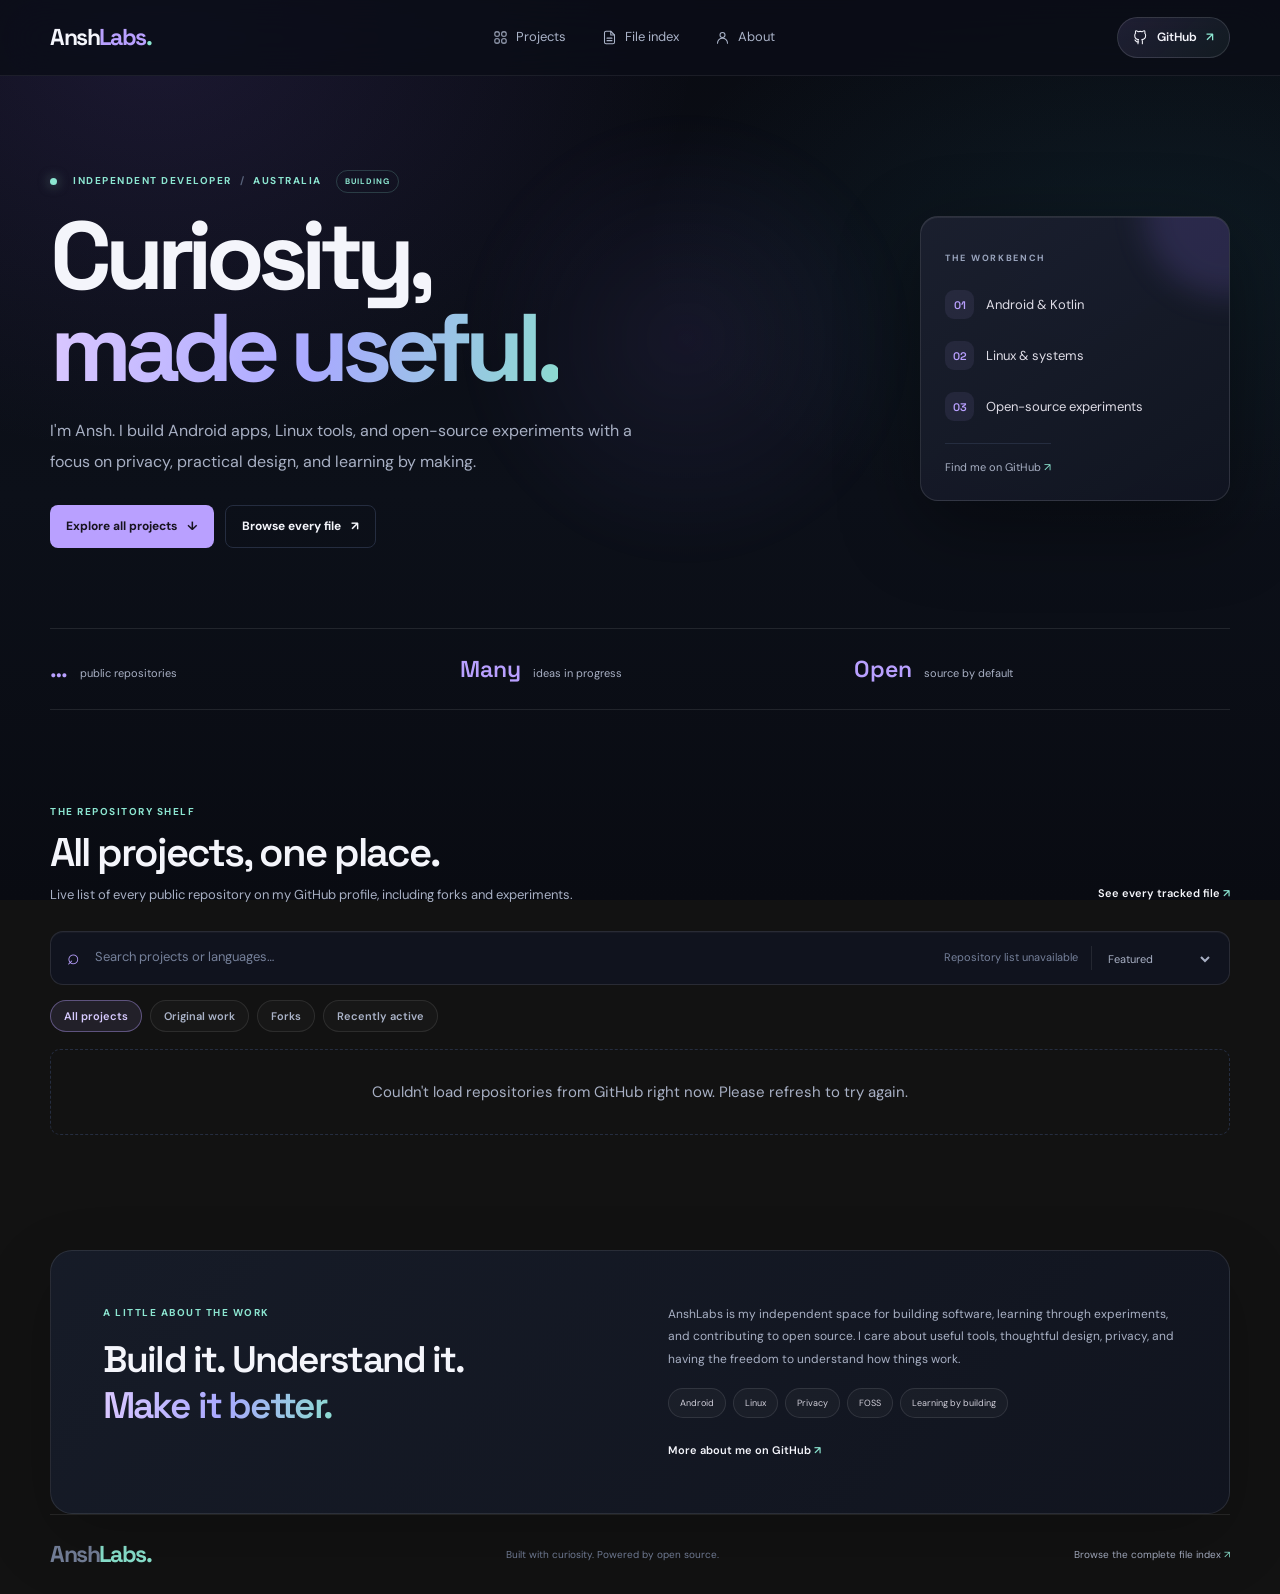
<file: index.html>
<!doctype html>
<html lang="en">
<head>
  <meta charset="utf-8">
  <meta name="viewport" content="width=device-width, initial-scale=1">
  <meta name="theme-color" content="#101116">
  <meta name="description" content="AnshLabs is Ansh's independent space for open-source software, Android apps, Linux tools, and experiments.">
  <title>AnshLabs — projects by Ansh</title>
  <link rel="preconnect" href="https://fonts.googleapis.com">
  <link rel="preconnect" href="https://fonts.gstatic.com" crossorigin>
  <link href="https://fonts.googleapis.com/css2?family=DM+Sans:wght@400;500;600;700&family=Space+Grotesk:wght@400;500;600;700&display=swap" rel="stylesheet">
  <link rel="icon" type="image/svg+xml" href="favicon.svg">
  <link rel="preconnect" href="https://api.github.com">
  <link rel="stylesheet" href="styles.css">
</head>
<body>
  <div class="page-shell">
    <header class="site-header">
      <a class="wordmark" href="#top" aria-label="AnshLabs home">Ansh<span>Labs</span><i>.</i></a>
      <nav class="site-nav" aria-label="Main navigation">
        <a href="#projects"><svg viewBox="0 0 24 24" aria-hidden="true"><rect x="3" y="3" width="7" height="7" rx="2"/><rect x="14" y="3" width="7" height="7" rx="2"/><rect x="3" y="14" width="7" height="7" rx="2"/><rect x="14" y="14" width="7" height="7" rx="2"/></svg>Projects</a>
        <a href="files.html"><svg viewBox="0 0 24 24" aria-hidden="true"><path d="M4 4.5A2.5 2.5 0 0 1 6.5 2H14l6 6v11.5A2.5 2.5 0 0 1 17.5 22h-11A2.5 2.5 0 0 1 4 19.5z"/><path d="M14 2v6h6M8 13h8M8 17h8"/></svg>File index</a>
        <a href="#about"><svg viewBox="0 0 24 24" aria-hidden="true"><circle cx="12" cy="8" r="4"/><path d="M4 21a8 8 0 0 1 16 0"/></svg>About</a>
      </nav>
      <a class="header-link" href="https://github.com/anshlabs716" target="_blank" rel="noopener noreferrer"><svg viewBox="0 0 24 24" aria-hidden="true"><path d="M9 19c-4.3 1.4-4.3-2.5-6-3m12 6v-3.9a3.4 3.4 0 0 0-.9-2.7c3-.3 6.1-1.5 6.1-6.7a5.2 5.2 0 0 0-1.4-3.6 4.8 4.8 0 0 0-.1-3.6S17.5.8 15 2.7a13 13 0 0 0-7 0C5.5.8 4.3 1.5 4.3 1.5a4.8 4.8 0 0 0-.1 3.6 5.2 5.2 0 0 0-1.4 3.6c0 5.2 3.1 6.4 6.1 6.7A3.4 3.4 0 0 0 8 18v4"/></svg>GitHub <span aria-hidden="true">↗</span></a>
    </header>

    <main id="top">
      <section class="hero" aria-labelledby="hero-title">
        <div class="hero-copy">
          <p class="eyebrow"><span class="pulse" aria-hidden="true"></span>Independent developer <span class="eyebrow-divider">/</span> Australia <span class="live-pill">BUILDING</span></p>
          <h1 id="hero-title">Curiosity,<br><span class="gradient-text">made useful.</span></h1>
          <p class="hero-lede">I'm Ansh. I build Android apps, Linux tools, and open-source experiments with a focus on privacy, practical design, and learning by making.</p>
          <div class="hero-actions">
            <a class="button button-primary" href="#projects">Explore all projects <span aria-hidden="true">↓</span></a>
            <a class="button button-quiet" href="files.html">Browse every file <span aria-hidden="true">↗</span></a>
          </div>
        </div>
        <aside class="hero-note" aria-label="What I build">
          <span class="note-label">THE WORKBENCH</span>
          <p><span>01</span> Android &amp; Kotlin</p>
          <p><span>02</span> Linux &amp; systems</p>
          <p><span>03</span> Open-source experiments</p>
          <a href="https://github.com/anshlabs716" target="_blank" rel="noopener noreferrer">Find me on GitHub <span aria-hidden="true">↗</span></a>
        </aside>
      </section>

      <section class="numbers" aria-label="Portfolio facts">
        <div><strong id="repo-total">…</strong><span>public repositories</span></div>
        <div><strong>Many</strong><span>ideas in progress</span></div>
        <div><strong>Open</strong><span>source by default</span></div>
      </section>

      <section class="section" id="projects" aria-labelledby="projects-title">
        <div class="section-heading">
          <div>
            <p class="eyebrow">THE REPOSITORY SHELF</p>
            <h2 id="projects-title">All projects, one place.</h2>
            <p class="section-intro">Live list of every public repository on my GitHub profile, including forks and experiments.</p>
          </div>
          <a class="text-link" href="files.html">See every tracked file <span aria-hidden="true">↗</span></a>
        </div>

        <div class="project-tools">
          <label class="sr-only" for="project-search">Search public repositories</label>
          <span class="search-icon" aria-hidden="true">⌕</span>
          <input id="project-search" type="search" placeholder="Search projects or languages…" autocomplete="off">
          <span class="result-count" id="project-count" aria-live="polite">Loading repositories…</span>
          <span class="sort-wrap"><label class="sr-only" for="project-sort">Sort repositories</label><select id="project-sort"><option value="featured">Featured</option><option value="updated">Recently updated</option><option value="name">Name A–Z</option><option value="stars">Most stars</option></select></span>
        </div>
        <div class="filter-row" role="group" aria-label="Filter repositories"><button class="filter-chip active" type="button" data-filter="all">All projects</button><button class="filter-chip" type="button" data-filter="original">Original work</button><button class="filter-chip" type="button" data-filter="fork">Forks</button><button class="filter-chip" type="button" data-filter="active">Recently active</button></div>

        <div class="project-grid" id="project-grid" aria-live="polite"><p class="loading-state">Loading all public repositories from GitHub…</p></div>
        <p class="empty-state" id="no-projects" hidden>No repositories match that search.</p>
      </section>

      <section class="about-section" id="about" aria-labelledby="about-title">
        <div>
          <p class="eyebrow">A LITTLE ABOUT THE WORK</p>
          <h2 id="about-title">Build it. Understand it.<br><span class="gradient-text">Make it better.</span></h2>
        </div>
        <div class="about-copy">
          <p>AnshLabs is my independent space for building software, learning through experiments, and contributing to open source. I care about useful tools, thoughtful design, privacy, and having the freedom to understand how things work.</p>
          <div class="interest-tags"><span>Android</span><span>Linux</span><span>Privacy</span><span>FOSS</span><span>Learning by building</span></div>
          <a class="text-link" href="https://github.com/anshlabs716" target="_blank" rel="noopener noreferrer">More about me on GitHub <span aria-hidden="true">↗</span></a>
        </div>
      </section>
    </main>

    <footer class="site-footer">
      <a class="wordmark" href="#top">Ansh<span>Labs</span><i>.</i></a>
      <span>Built with curiosity. Powered by open source.</span>
      <a href="files.html">Browse the complete file index <span aria-hidden="true">↗</span></a>
    </footer>
  </div>
  <script>
    const projectSearch = document.querySelector("#project-search");
    const projectGrid = document.querySelector("#project-grid");
    const projectCount = document.querySelector("#project-count");
    const repoTotal = document.querySelector("#repo-total");
    const noProjects = document.querySelector("#no-projects");
    const projectSort = document.querySelector("#project-sort");
    const filterButtons = [...document.querySelectorAll("[data-filter]")];
    let activeFilter = "all";
    const featured = ["miles", "atmos", "kinnav", "project-color-raven", "syskit", "iso-flasher"];

    function makeCard(repo) {
      const card = document.createElement("article");
      card.className = "project-card";
      card.dataset.project = "";
      const top = document.createElement("div");
      top.className = "card-top";
      const kind = document.createElement("span");
      kind.className = "project-kind";
      const name = repo.name.toLowerCase();
      // GitHub's repository API is the source of truth for fork status.
      const origin = repo.fork ? "FORK" : "ORIGINAL";
      kind.textContent = [repo.language || "PROJECT", origin].join(" · ").toUpperCase();
      top.append(kind);
      if (origin !== "ORIGINAL" || repo.archived) {
        const mark = document.createElement("span");
        mark.className = "repo-mark";
        mark.textContent = repo.archived ? "ARCHIVED" : origin;
        top.append(mark);
      }
      const title = document.createElement("h3");
      title.textContent = repo.name;
      const statusByRepo = {
        "iso-flasher": "BETA",
        "microg-flasher": "BETA",
        "miles": "RELEASED",
        "miles-wearos": "RELEASED",
        "systemless-degoogler-next": "RELEASED",
        "atmos": "IN DEVELOPMENT",
        "kinnav": "IN DEVELOPMENT",
        "project-color-raven": "IN DEVELOPMENT"
      };
      const status = document.createElement("span");
      status.className = "status-tag";
      status.textContent = repo.archived ? "ARCHIVED" : (statusByRepo[name] || "");
      if (status.textContent) {
        status.dataset.status = status.textContent === "BETA" ? "beta" :
          status.textContent.includes("DEVELOPMENT") ? "in-development" :
          status.textContent.toLowerCase().replaceAll(" ", "-");
      }
      const description = document.createElement("p");
      description.textContent = repo.description || "An open-source project and experiment by Ansh.";
      const bottom = document.createElement("div");
      bottom.className = "card-bottom";
      const language = document.createElement("span");
      language.className = "language";
      language.textContent = repo.language || "Other";
      const link = document.createElement("a");
      link.href = repo.html_url;
      link.target = "_blank";
      link.rel = "noopener noreferrer";
      link.append(document.createTextNode("View repository "));
      const arrow = document.createElement("span");
      arrow.setAttribute("aria-hidden", "true");
      arrow.textContent = "↗";
      link.append(arrow);
      bottom.append(language, link);
      if (status.textContent) card.append(top, title, status, description, bottom);
      else card.append(top, title, description, bottom);
      return card;
    }

    function renderRepositories(repositories) {
      const query = projectSearch.value.trim().toLowerCase();
      const sorted = [...repositories].sort((a, b) => {
        if (projectSort.value === "name") return a.name.localeCompare(b.name);
        if (projectSort.value === "stars") return (b.stargazers_count || 0) - (a.stargazers_count || 0);
        if (projectSort.value === "updated") return new Date(b.updated_at) - new Date(a.updated_at);
        const ai = featured.indexOf(a.name.toLowerCase());
        const bi = featured.indexOf(b.name.toLowerCase());
        if (ai !== -1 || bi !== -1) return (ai === -1 ? 999 : ai) - (bi === -1 ? 999 : bi);
        return new Date(b.updated_at) - new Date(a.updated_at);
      });
      projectGrid.replaceChildren();
      const fragment = document.createDocumentFragment();
      let visible = 0;
      for (const repo of sorted) {
        const card = makeCard(repo);
        const searchable = [repo.name, repo.description, repo.language].join(" ").toLowerCase();
        const filterMatch = activeFilter === "all" || (activeFilter === "fork" && repo.fork) || (activeFilter === "original" && !repo.fork) || (activeFilter === "active" && (Date.now() - new Date(repo.updated_at).getTime()) < 1000 * 60 * 60 * 24 * 180);
        card.hidden = !searchable.includes(query) || !filterMatch;
        if (!card.hidden) visible++;
        fragment.append(card);
      }
      projectGrid.append(fragment);
      repoTotal.textContent = repositories.length;
      projectCount.textContent = query || activeFilter !== "all"
        ? visible + " of " + repositories.length + " repositories"
        : repositories.length + " public repositories";
      noProjects.hidden = visible !== 0;
    }

    let repositories = [];
    projectSearch.addEventListener("input", () => renderRepositories(repositories));
    projectSort.addEventListener("change", () => renderRepositories(repositories));
    filterButtons.forEach(button => button.addEventListener("click", () => {
      activeFilter = button.dataset.filter;
      filterButtons.forEach(item => item.classList.toggle("active", item === button));
      renderRepositories(repositories);
    }));

    fetch("https://api.github.com/users/anshlabs716/repos?per_page=100&type=public&sort=updated", {
      headers: { Accept: "application/vnd.github+json" }
    })
      .then(response => {
        if (!response.ok) throw new Error("GitHub returned " + response.status);
        return response.json();
      })
      .then(data => {
        repositories = data.filter(repo => !repo.private);
        renderRepositories(repositories);
      })
      .catch(error => {
        projectGrid.innerHTML = "";
        const message = document.createElement("p");
        message.className = "loading-state";
        message.textContent = "Couldn't load repositories from GitHub right now. Please refresh to try again.";
        projectGrid.append(message);
        projectCount.textContent = "Repository list unavailable";
        console.error("Repository loading failed:", error);
      });
  </script>
</body>
</html>
</file>
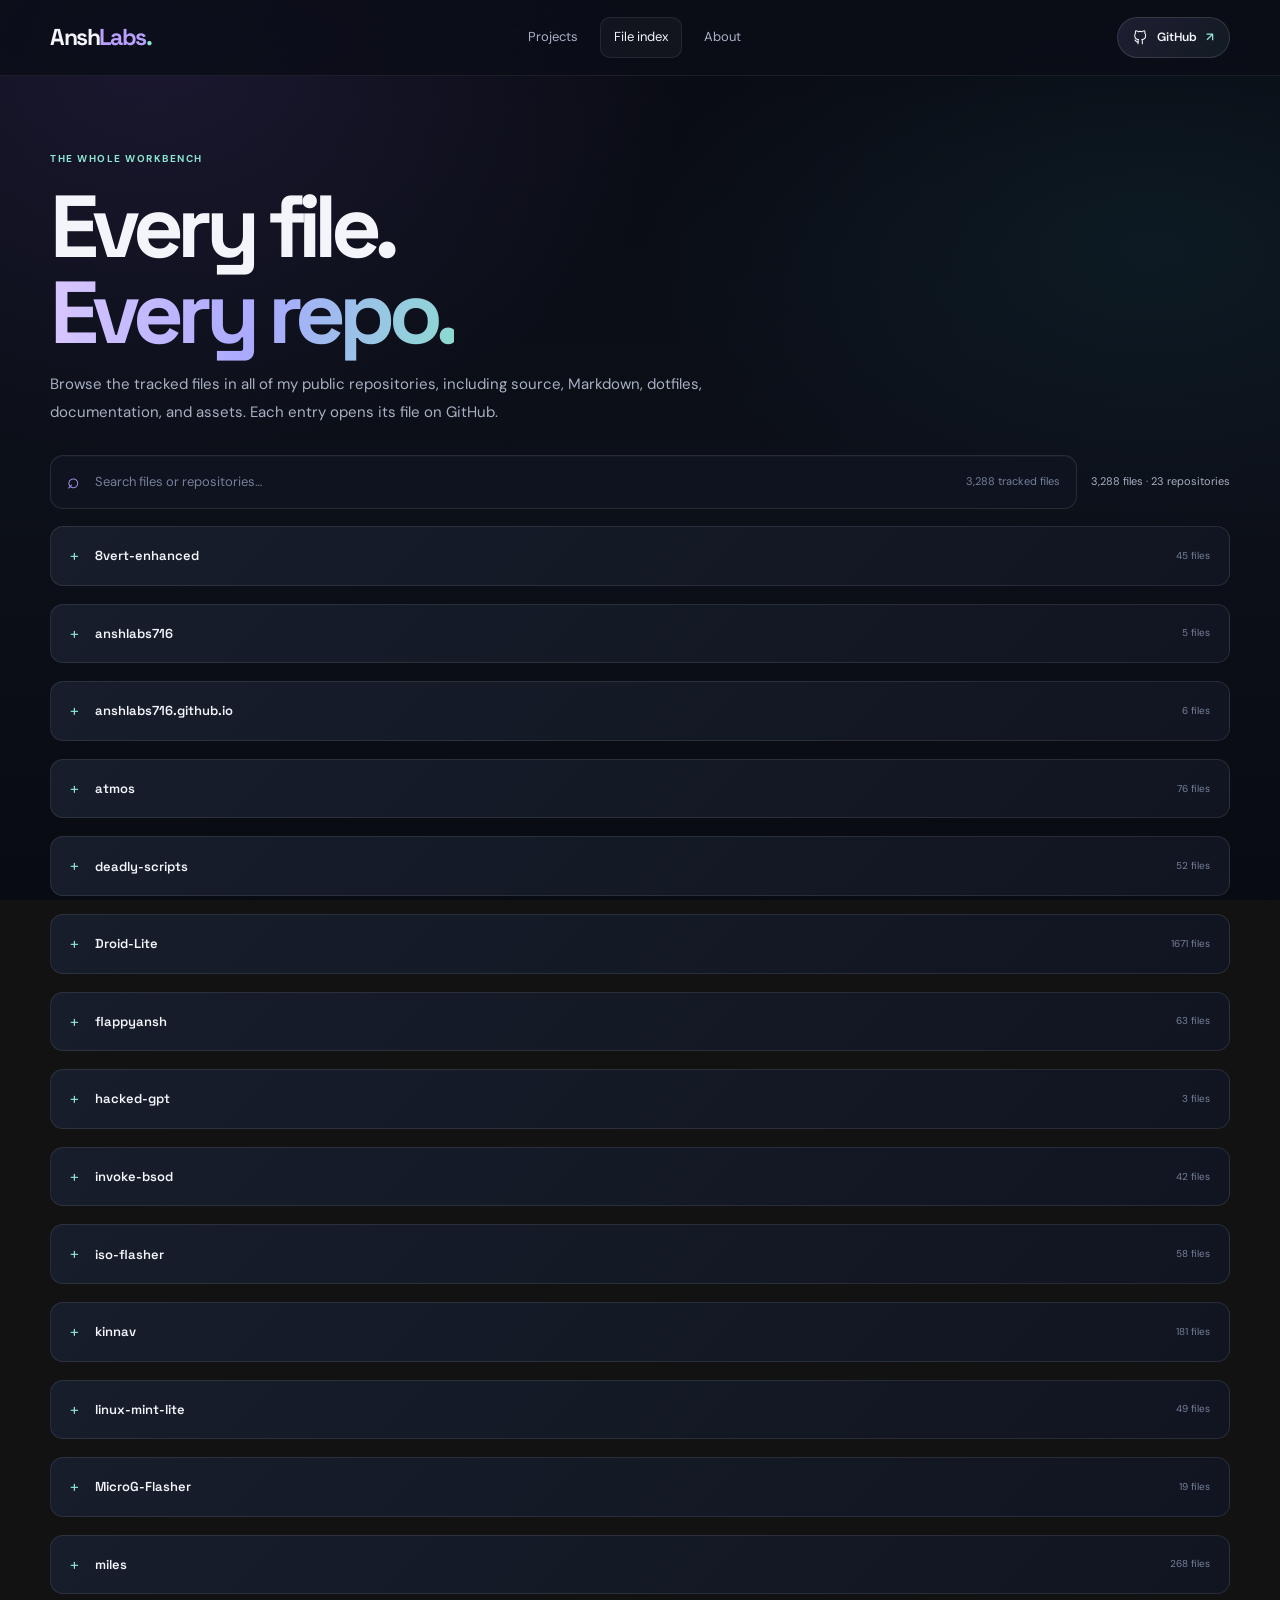
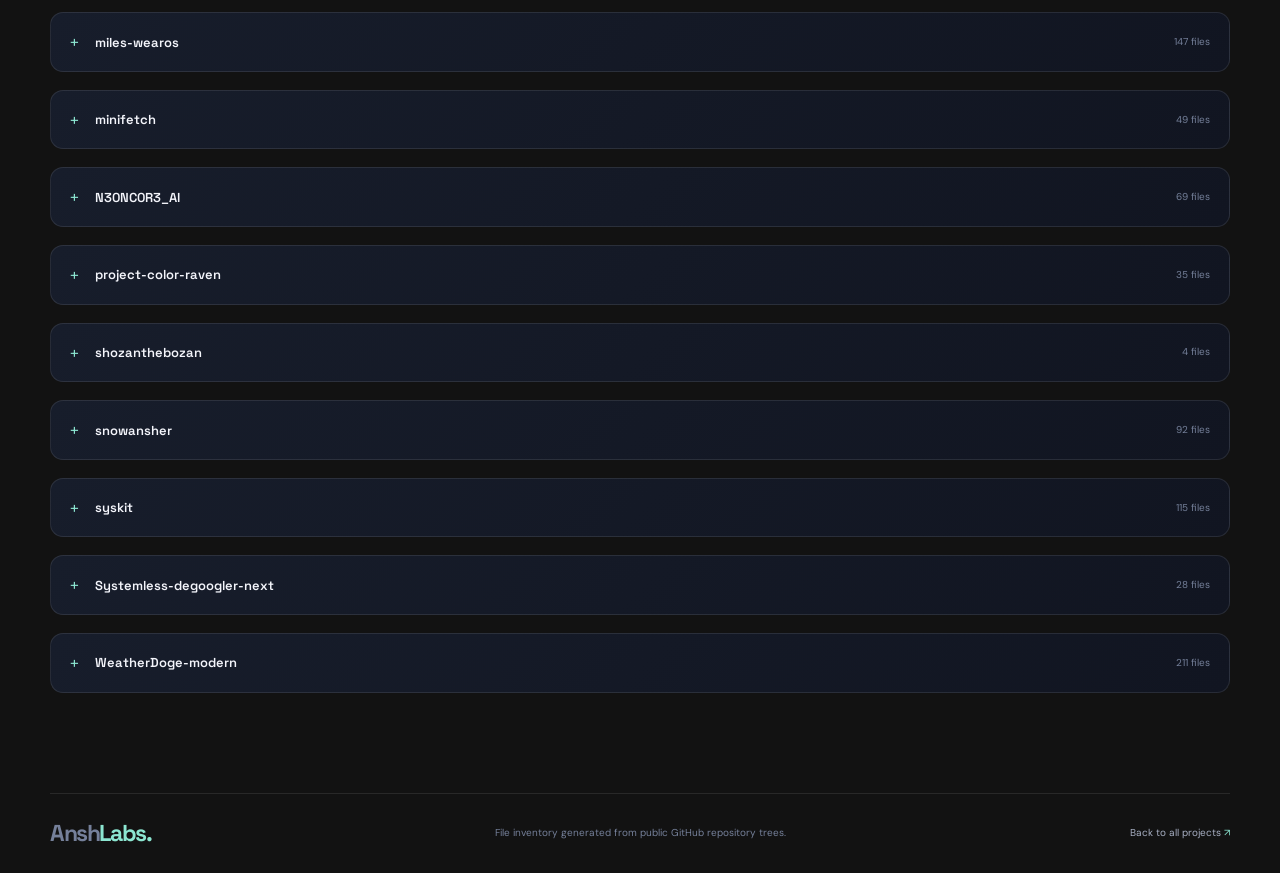
<file: files.html>
<!doctype html>
<html lang="en">
<head>
  <meta charset="utf-8">
  <meta name="viewport" content="width=device-width, initial-scale=1">
  <meta name="theme-color" content="#101116">
  <meta name="description" content="Search and browse every tracked file in AnshLabs716's public GitHub repositories.">
  <title>Repository file index — AnshLabs</title>
  <link rel="preconnect" href="https://fonts.googleapis.com">
  <link rel="preconnect" href="https://fonts.gstatic.com" crossorigin>
  <link href="https://fonts.googleapis.com/css2?family=DM+Sans:wght@400;500;600;700&family=Space+Grotesk:wght@400;500;600;700&display=swap" rel="stylesheet">
  <link rel="icon" type="image/svg+xml" href="favicon.svg">
  <link rel="stylesheet" href="styles.css">
</head>
<body>
  <div class="page-shell">
    <header class="site-header">
      <a class="wordmark" href="index.html" aria-label="AnshLabs home">Ansh<span>Labs</span><i>.</i></a>
      <nav class="site-nav" aria-label="Main navigation">
        <a href="index.html#projects">Projects</a>
        <a href="files.html" aria-current="page">File index</a>
        <a href="index.html#about">About</a>
      </nav>
      <a class="header-link" href="https://github.com/anshlabs716" target="_blank" rel="noopener noreferrer"><svg viewBox="0 0 24 24" aria-hidden="true"><path d="M9 19c-4.3 1.4-4.3-2.5-6-3m12 6v-3.9a3.4 3.4 0 0 0-.9-2.7c3-.3 6.1-1.5 6.1-6.7a5.2 5.2 0 0 0-1.4-3.6 4.8 4.8 0 0 0-.1-3.6S17.5.8 15 2.7a13 13 0 0 0-7 0C5.5.8 4.3 1.5 4.3 1.5a4.8 4.8 0 0 0-.1 3.6 5.2 5.2 0 0 0-1.4 3.6c0 5.2 3.1 6.4 6.1 6.7A3.4 3.4 0 0 0 8 18v4"/></svg>GitHub <span aria-hidden="true">↗</span></a>
    </header>

    <main class="file-page">
      <p class="eyebrow">THE WHOLE WORKBENCH</p>
      <h1>Every file.<br><span class="gradient-text">Every repo.</span></h1>
      <p class="file-lede">Browse the tracked files in all of my public repositories, including source, Markdown, dotfiles, documentation, and assets. Each entry opens its file on GitHub.</p>
      <div class="file-toolbar">
        <div class="project-tools">
          <label class="sr-only" for="file-search">Search repositories and file paths</label>
          <span class="search-icon" aria-hidden="true">⌕</span>
          <input id="file-search" type="search" placeholder="Search files or repositories…" autocomplete="off">
          <span class="result-count" id="file-count" aria-live="polite">Loading index…</span>
        </div>
        <span class="file-total" id="file-total"></span>
      </div>
      <p class="file-error" id="file-error" role="status" hidden></p>
      <div class="file-repositories" id="file-repositories"></div>
    </main>

    <footer class="site-footer">
      <a class="wordmark" href="index.html">Ansh<span>Labs</span><i>.</i></a>
      <span>File inventory generated from public GitHub repository trees.</span>
      <a href="index.html#projects">Back to all projects <span aria-hidden="true">↗</span></a>
    </footer>
  </div>
  <script>
    const search = document.querySelector("#file-search");
    const count = document.querySelector("#file-count");
    const total = document.querySelector("#file-total");
    const container = document.querySelector("#file-repositories");
    const error = document.querySelector("#file-error");
    let allFiles = 0;

    function renderRepositories(repositories) {
      container.replaceChildren();
      allFiles = 0;

      for (const repository of repositories) {
        const details = document.createElement("details");
        details.className = "file-repository";
        details.dataset.repository = repository.name.toLowerCase();

        const summary = document.createElement("summary");
        const name = document.createElement("strong");
        const fileCount = document.createElement("span");
        name.textContent = repository.name;
        fileCount.textContent = `${repository.files.length} files`;
        summary.append(name, fileCount);

        const list = document.createElement("ul");
        list.className = "file-paths";
        for (const file of repository.files) {
          const item = document.createElement("li");
          item.dataset.path = file.path.toLowerCase();
          const link = document.createElement("a");
          const route = file.type === "commit" ? "tree" : "blob";
          const branch = repository.branch.split("/").map(encodeURIComponent).join("/");
          const path = file.path.split("/").map(encodeURIComponent).join("/");
          link.href = `https://github.com/${repository.fullName}/${route}/${branch}/${path}`;
          link.target = "_blank";
          link.rel = "noopener noreferrer";
          link.textContent = file.path;
          item.append(link);
          list.append(item);
        }

        details.append(summary, list);
        container.append(details);
        allFiles += repository.files.length;
      }
      total.textContent = `${allFiles.toLocaleString()} files · ${repositories.length} repositories`;
      filterFiles();
    }

    function filterFiles() {
      const query = search.value.trim().toLowerCase();
      let visible = 0;
      for (const repository of container.children) {
        const repositoryMatches = repository.dataset.repository.includes(query);
        let visibleInRepository = 0;
        for (const item of repository.querySelectorAll(".file-paths li")) {
          const matches = !query || repositoryMatches || item.dataset.path.includes(query);
          item.hidden = !matches;
          if (matches) visibleInRepository += 1;
        }
        repository.hidden = visibleInRepository === 0;
        if (query && visibleInRepository) repository.open = true;
        if (!query) repository.open = false;
        visible += visibleInRepository;
      }
      count.textContent = query
        ? `${visible.toLocaleString()} matching files`
        : `${allFiles.toLocaleString()} tracked files`;
    }

    search.addEventListener("input", filterFiles);

    fetch("./files.json")
      .then(response => {
        if (!response.ok) throw new Error(`HTTP ${response.status}`);
        return response.json();
      })
      .then(renderRepositories)
      .catch(cause => {
        console.error("Could not load the repository file index:", cause);
        error.hidden = false;
        error.textContent = "The file index could not be loaded. Please try again later or view the repositories directly on GitHub.";
        count.textContent = "Index unavailable";
      });
  </script>
</body>
</html>
</file>
<file: styles.css>
:root {
  color-scheme: dark;
  --page: #101116;
  --surface: #171920;
  --surface-raised: #1c1f28;
  --line: #2b2e39;
  --text: #f3f1f8;
  --muted: #a4a4b1;
  --soft: #777987;
  --violet: #c4a7ff;
  --mint: #a4e6d1;
  --font-display: "Space Grotesk", sans-serif;
  --font-body: "DM Sans", sans-serif;
}

* { box-sizing: border-box; }
html { scroll-behavior: smooth; scroll-padding-top: 28px; }
body {
  margin: 0;
  background:
    radial-gradient(ellipse at 86% 7%, #57408a20, transparent 34rem),
    var(--page);
  color: var(--text);
  font: 400 15px/1.6 var(--font-body);
}
a { color: inherit; text-decoration: none; }
a:focus-visible, input:focus-visible, summary:focus-visible {
  outline: 2px solid var(--mint);
  outline-offset: 4px;
}
.page-shell { width: min(1120px, calc(100% - 48px)); margin: 0 auto; }
.site-header {
  min-height: 78px;
  display: flex;
  align-items: center;
  justify-content: space-between;
  border-bottom: 1px solid var(--line);
}
.wordmark { font: 700 21px/1 var(--font-display); letter-spacing: -1px; }
.wordmark span { color: var(--violet); }
.wordmark i { color: var(--mint); font-style: normal; }
.site-nav { display: flex; gap: 30px; color: var(--muted); font-size: 13px; }
.site-nav a:hover, .site-footer a:hover, .text-link:hover { color: var(--mint); }
.header-link {
  border: 1px solid #444651;
  border-radius: 8px;
  padding: 9px 13px;
  font-size: 12px;
  font-weight: 600;
}
.header-link span, .text-link span, .site-footer a span { color: var(--mint); }
.hero {
  min-height: 455px;
  display: grid;
  grid-template-columns: minmax(0, 1fr) 290px;
  align-items: center;
  gap: 60px;
  padding: 74px 0 64px;
}
.eyebrow {
  margin: 0 0 17px;
  color: var(--mint);
  font-size: 10px;
  font-weight: 700;
  letter-spacing: 1.8px;
  text-transform: uppercase;
}
.pulse {
  display: inline-block;
  width: 7px;
  height: 7px;
  margin-right: 8px;
  border-radius: 50%;
  background: var(--mint);
  box-shadow: 0 0 12px #a4e6d188;
}
h1, h2, h3, p { margin-top: 0; }
h1 {
  margin-bottom: 22px;
  font: 700 clamp(54px, 8vw, 88px)/.98 var(--font-display);
  letter-spacing: -.075em;
}
.gradient-text {
  color: transparent;
  background: linear-gradient(100deg, #d8c6ff 3%, #a9a9ff 52%, #8cdbd0 100%);
  background-clip: text;
  -webkit-background-clip: text;
}
.hero-lede { max-width: 555px; margin-bottom: 28px; color: var(--muted); font-size: 15px; line-height: 1.85; }
.hero-actions { display: flex; flex-wrap: wrap; align-items: center; gap: 11px; }
.button {
  display: inline-flex;
  align-items: center;
  gap: 10px;
  min-height: 43px;
  padding: 0 16px;
  border-radius: 8px;
  font-size: 12px;
  font-weight: 700;
  transition: transform .18s ease, border-color .18s ease, background .18s ease;
}
.button:hover { transform: translateY(-2px); }
.button-primary { background: var(--violet); color: #17131e; }
.button-primary:hover { background: #d4c3ff; }
.button-quiet { border: 1px solid var(--line); color: var(--text); }
.button-quiet:hover { border-color: #77718d; }
.hero-note {
  padding: 24px 21px 19px;
  border: 1px solid var(--line);
  border-radius: 12px;
  background: linear-gradient(145deg, #1d1c27, #15171e 70%);
  box-shadow: 0 16px 55px #00000020;
}
.note-label { color: var(--soft); font-size: 9px; font-weight: 700; letter-spacing: 1.7px; }
.hero-note p { margin: 20px 0; color: #dedce6; font-size: 12px; }
.hero-note p span { margin-right: 12px; color: var(--violet); font: 600 11px var(--font-display); }
.hero-note a { display: inline-block; padding-top: 15px; border-top: 1px solid var(--line); color: var(--muted); font-size: 11px; }
.hero-note a span { color: var(--mint); }
.numbers {
  display: grid;
  grid-template-columns: repeat(3, 1fr);
  border-top: 1px solid var(--line);
  border-bottom: 1px solid var(--line);
}
.numbers div { display: flex; align-items: baseline; gap: 12px; padding: 22px 14px; }
.numbers div:first-child { padding-left: 0; }
.numbers strong { color: var(--violet); font: 600 19px var(--font-display); }
.numbers span { color: var(--muted); font-size: 11px; }
.section { padding: 85px 0 90px; }
.section-heading { display: flex; align-items: end; justify-content: space-between; gap: 25px; margin-bottom: 25px; }
.section-heading .eyebrow { margin-bottom: 10px; }
h2 { margin-bottom: 9px; font: 600 clamp(26px, 4vw, 36px)/1.15 var(--font-display); letter-spacing: -.05em; }
.section-intro { margin: 0; color: var(--muted); font-size: 12px; }
.text-link { flex: 0 0 auto; padding-bottom: 3px; color: var(--text); font-size: 11px; font-weight: 600; }
.project-tools {
  position: relative;
  display: flex;
  align-items: center;
  gap: 12px;
  min-height: 48px;
  margin-bottom: 15px;
  padding: 0 14px;
  border: 1px solid var(--line);
  border-radius: 9px;
  background: #15171d;
}
.search-icon { color: var(--violet); font-size: 21px; line-height: 1; }
.project-tools input { flex: 1; min-width: 0; border: 0; outline: 0; background: transparent; color: var(--text); font: inherit; font-size: 12px; }
.project-tools input::placeholder { color: var(--soft); }
.result-count { color: var(--soft); font-size: 10px; white-space: nowrap; }
.project-grid { display: grid; grid-template-columns: repeat(3, minmax(0, 1fr)); gap: 12px; }
.project-card {
  display: flex;
  min-height: 205px;
  flex-direction: column;
  padding: 19px 19px 16px;
  border: 1px solid var(--line);
  border-radius: 10px;
  background: linear-gradient(150deg, #1a1c24, #15171d 82%);
  transition: transform .18s ease, border-color .18s ease, background .18s ease;
}
.project-card:hover { transform: translateY(-3px); border-color: #655b7e; background: linear-gradient(150deg, #20212b, #171920 82%); }
.project-card[hidden] { display: none; }
.card-top { display: flex; justify-content: space-between; gap: 12px; min-height: 15px; }
.project-kind { color: var(--mint); font-size: 9px; font-weight: 700; letter-spacing: 1px; }
.repo-mark { color: var(--soft); font-size: 8px; font-weight: 700; letter-spacing: 1px; }
.project-card h3 { margin: 20px 0 7px; font: 600 18px/1.25 var(--font-display); letter-spacing: -.5px; }
.project-card p { margin: 0 0 17px; color: var(--muted); font-size: 11px; line-height: 1.7; }
.card-bottom { display: flex; align-items: center; justify-content: space-between; gap: 12px; margin-top: auto; padding-top: 12px; border-top: 1px solid #ffffff0d; }
.language { color: var(--soft); font-size: 9px; }
.card-bottom a { color: var(--violet); font-size: 10px; font-weight: 600; }
.empty-state { padding: 28px; border: 1px dashed var(--line); border-radius: 9px; color: var(--muted); text-align: center; font-size: 12px; }
.about-section {
  display: grid;
  grid-template-columns: 1fr 1fr;
  gap: 60px;
  padding: 34px 0 83px;
  border-top: 1px solid var(--line);
}
.about-section .eyebrow { margin: 2px 0 16px; }
.about-section h2 { font-size: clamp(26px, 4vw, 37px); line-height: 1.24; }
.about-copy p { margin-bottom: 17px; color: var(--muted); font-size: 12px; line-height: 1.9; }
.interest-tags { display: flex; flex-wrap: wrap; gap: 7px; margin-bottom: 19px; }
.interest-tags span { padding: 5px 9px; border: 1px solid var(--line); border-radius: 20px; color: #d1cfda; font-size: 9px; }
.site-footer { display: flex; min-height: 73px; align-items: center; justify-content: space-between; gap: 18px; border-top: 1px solid var(--line); color: var(--soft); font-size: 10px; }
.site-footer a:last-child { color: var(--muted); }
.sr-only { position: absolute; width: 1px; height: 1px; overflow: hidden; clip: rect(0, 0, 0, 0); white-space: nowrap; clip-path: inset(50%); }

.file-page { padding: 72px 0 90px; }
.file-page h1 { margin-bottom: 15px; font-size: clamp(42px, 7vw, 68px); }
.file-lede { max-width: 700px; margin-bottom: 28px; color: var(--muted); font-size: 13px; line-height: 1.8; }
.file-toolbar { display: flex; align-items: center; gap: 14px; margin-bottom: 17px; }
.file-toolbar .project-tools { flex: 1; margin: 0; }
.file-total { flex: 0 0 auto; color: var(--muted); font-size: 11px; }
.file-repositories { display: grid; gap: 8px; }
.file-repository { overflow: hidden; border: 1px solid var(--line); border-radius: 9px; background: #15171d; }
.file-repository[hidden] { display: none; }
.file-repository summary { display: flex; min-height: 50px; align-items: center; justify-content: space-between; gap: 14px; padding: 0 16px; cursor: pointer; list-style: none; }
.file-repository summary::-webkit-details-marker { display: none; }
.file-repository summary::before { content: "+"; margin-right: 2px; color: var(--mint); font-size: 16px; }
.file-repository[open] summary::before { content: "−"; }
.file-repository summary strong { flex: 1; font: 600 13px var(--font-display); }
.file-repository summary span { color: var(--soft); font-size: 10px; }
.file-paths { display: grid; grid-template-columns: repeat(2, minmax(0, 1fr)); gap: 1px; margin: 0; padding: 1px; border-top: 1px solid var(--line); list-style: none; }
.file-paths li { min-width: 0; padding: 7px 12px; background: #111319; }
.file-paths li[hidden] { display: none; }
.file-paths a { display: block; overflow-wrap: anywhere; color: #c9c6d3; font: 10px/1.6 ui-monospace, SFMono-Regular, Consolas, monospace; }
.file-paths a:hover { color: var(--mint); }
.file-error { padding: 18px; border: 1px solid #774c53; border-radius: 9px; color: #ffc1c8; font-size: 12px; }

@media (max-width: 850px) {
  .project-grid { grid-template-columns: repeat(2, minmax(0, 1fr)); }
  .hero { gap: 28px; }
}
@media (max-width: 620px) {
  .page-shell { width: min(100% - 36px, 520px); }
  .site-header { min-height: 68px; }
  .site-nav { gap: 16px; font-size: 11px; }
  .header-link { padding: 8px 10px; font-size: 10px; }
  .hero { grid-template-columns: 1fr; gap: 30px; padding: 64px 0 45px; }
  .hero-note { max-width: 400px; }
  .hero-note p { margin: 15px 0; }
  .numbers div { flex-direction: column; gap: 1px; padding: 16px 8px; }
  .numbers strong { font-size: 16px; }
  .numbers span { font-size: 9px; }
  .section { padding: 64px 0; }
  .section-heading { align-items: start; flex-direction: column; gap: 14px; }
  .project-grid { grid-template-columns: 1fr; }
  .project-card { min-height: 185px; }
  .about-section { grid-template-columns: 1fr; gap: 15px; padding: 28px 0 60px; }
  .site-footer { align-items: start; flex-direction: column; justify-content: center; padding: 17px 0; }
  .file-page { padding: 54px 0 65px; }
  .file-toolbar { align-items: stretch; flex-direction: column; }
  .file-total { min-height: 14px; }
  .file-paths { grid-template-columns: 1fr; }
}
@media (max-width: 390px) {
  .site-nav { gap: 10px; }
  .site-nav a { font-size: 10px; }
  .wordmark { font-size: 18px; }
  .header-link { font-size: 9px; }
  .result-count { max-width: 100px; overflow: hidden; text-overflow: ellipsis; }
}
@media (prefers-reduced-motion: reduce) {
  *, *::before, *::after { scroll-behavior: auto !important; transition-duration: .01ms !important; }
}


/* Consistent repository cards */
.project-grid {
  grid-auto-rows: 1fr;
  align-items: stretch;
}
.project-card {
  min-width: 0;
  min-height: 220px;
  height: 100%;
}
.project-card .card-top {
  min-height: 16px;
  align-items: flex-start;
}
.project-card h3 {
  min-height: 2.5em;
  display: flex;
  align-items: flex-start;
  overflow-wrap: anywhere;
}
.project-card p {
  min-height: 3.4em;
  display: -webkit-box;
  -webkit-box-orient: vertical;
  -webkit-line-clamp: 3;
  overflow: hidden;
}
.loading-state {
  grid-column: 1 / -1;
  padding: 30px;
  border: 1px dashed var(--line);
  border-radius: 10px;
  color: var(--muted);
  text-align: center;
}
@media (max-width: 620px) {
  .project-card { min-height: 205px; }
}


/* AnshLabs visual refresh */
:root{--page:#090b12;--surface:#111521;--surface-raised:#171d2b;--line:#252d40;--text:#f4f5fb;--muted:#a8b0c4;--soft:#75809a;--violet:#b9a0ff;--mint:#8ce6d1}
body{background:radial-gradient(ellipse at 12% 4%,#7355c52b,transparent 34rem),radial-gradient(ellipse at 90% 27%,#2c9caa17,transparent 32rem),linear-gradient(180deg,#090b12,#0c1019 55%,#090b12);background-attachment:fixed}
.page-shell{width:min(1180px,calc(100% - 56px))}
.site-header{position:sticky;z-index:20;top:0;min-height:76px;margin:0 calc((min(1180px,100vw - 56px) - 100vw)/2);padding:0 max(28px,calc((100vw - 1180px)/2));border-bottom:1px solid #ffffff12;background:#0b0e17d9;backdrop-filter:blur(22px) saturate(150%)}
.wordmark{font-size:23px;letter-spacing:-1.4px}.site-nav{gap:8px;align-items:center}
.site-nav a{display:inline-flex;align-items:center;gap:8px;padding:9px 13px;border:1px solid transparent;border-radius:10px;color:#aab3c8;transition:.2s ease}
.site-nav a:hover,.site-nav a[aria-current=page]{color:var(--text);border-color:#ffffff16;background:#ffffff09}
.site-nav svg,.header-link svg{width:15px;height:15px;fill:none;stroke:currentColor;stroke-width:1.7;stroke-linecap:round;stroke-linejoin:round}
.header-link{display:inline-flex;align-items:center;gap:9px;border-color:#ffffff20;border-radius:999px;padding:10px 15px;background:linear-gradient(135deg,#b9a0ff20,#8ce6d110)}
.hero{position:relative;min-height:510px;grid-template-columns:minmax(0,1fr) 310px;gap:70px;padding:94px 0 80px}
.hero:before{content:"";position:absolute;z-index:-1;width:470px;height:470px;left:min(34%,calc(100% - 470px));top:5%;border-radius:50%;background:radial-gradient(circle,#9374ff14,transparent 68%);filter:blur(12px)}
.hero h1{font-size:clamp(58px,8.4vw,96px);line-height:.96}.hero-lede{max-width:590px;font-size:16px;line-height:1.9}
.eyebrow{display:flex;align-items:center;gap:8px;letter-spacing:1.5px}.eyebrow-divider{color:#58627a}
.live-pill{margin-left:6px;padding:4px 8px;border:1px solid #8ce6d133;border-radius:999px;color:var(--mint);font-size:8px;letter-spacing:1px}
.hero-note{position:relative;overflow:hidden;border-color:#ffffff1c;border-radius:18px;padding:27px 24px 22px;background:linear-gradient(145deg,#1c2030ef,#111521f2);box-shadow:0 24px 80px #0006,inset 0 1px #ffffff12}
.hero-note:after{content:"";position:absolute;width:170px;height:170px;right:-85px;top:-90px;border-radius:50%;background:#9a7bff28;filter:blur(15px)}
.note-label{color:#9aa5be}.hero-note p{display:flex;align-items:center;margin:22px 0;font-size:13px}
.hero-note p span{display:inline-grid;place-items:center;width:29px;height:29px;margin-right:12px;border-radius:9px;background:#b9a0ff16}
.numbers{border-color:#ffffff18}.numbers div{padding:25px 17px}.numbers strong{font-size:23px}
.section{padding:94px 0 100px}h2{font-size:clamp(29px,4vw,40px)}.section-intro{font-size:13px}
.project-tools{min-height:54px;gap:13px;padding:0 16px;border-color:#ffffff1a;border-radius:13px;background:#111521d9;box-shadow:inset 0 1px #ffffff08}
.project-tools input{font-size:13px}.result-count{font-size:11px}.sort-wrap{border-left:1px solid #ffffff16;padding-left:12px}
.sort-wrap select{max-width:140px;border:0;outline:0;background:transparent;color:var(--muted);font:inherit;font-size:11px;cursor:pointer}.sort-wrap option{background:#111521;color:var(--text)}
.filter-row{display:flex;flex-wrap:wrap;gap:8px;margin:0 0 17px}
.filter-chip{padding:8px 13px;border:1px solid #ffffff18;border-radius:999px;background:#ffffff06;color:#aab3c8;font:600 11px var(--font-body);cursor:pointer;transition:.2s ease}
.filter-chip:hover{border-color:#b9a0ff70;color:var(--text)}.filter-chip.active{border-color:#b9a0ff66;background:#b9a0ff19;color:#d7caff}
.project-grid{grid-template-columns:repeat(3,minmax(0,1fr));gap:15px}
.project-card{position:relative;min-height:230px;padding:21px 21px 17px;overflow:hidden;border-color:#ffffff16;border-radius:15px;background:linear-gradient(150deg,#171d2b,#101521 88%);box-shadow:0 8px 24px #00000014}
.project-card:before{content:"";position:absolute;inset:0 0 auto;height:1px;background:linear-gradient(90deg,transparent,#b9a0ff66,#8ce6d144,transparent);opacity:0;transition:opacity .2s}
.project-card:hover{transform:translateY(-5px);border-color:#9d8ad15c;background:linear-gradient(150deg,#1c2435,#121a28 88%);box-shadow:0 18px 42px #0005}
.project-card:hover:before{opacity:1}.project-card h3{margin:17px 0 8px;font-size:19px}.project-card p{font-size:12px;line-height:1.75}
.project-kind{letter-spacing:.9px}.repo-mark{padding:3px 7px;border:1px solid #ffffff16;border-radius:999px}
.status-tag{display:inline-flex;align-self:flex-start;margin:0 0 12px;padding:4px 8px;border:1px solid #8ce6d12b;border-radius:999px;background:#8ce6d10c;color:var(--mint);font-size:8px;font-weight:800;letter-spacing:1px}
.status-tag[data-status=beta]{border-color:#e6bd7545;background:#e6bd7512;color:#f1ca83}
.status-tag[data-status=in-development]{border-color:#b9a0ff45;background:#b9a0ff12;color:#cbb9ff}
.status-tag[data-status=archived]{color:#9aa0ae;border-color:#ffffff20;background:#ffffff08}
.card-bottom{border-color:#ffffff12}.card-bottom a{display:inline-flex;align-items:center;gap:6px}.card-bottom a:hover{color:var(--mint)}
.about-section{position:relative;gap:55px;padding:52px;border:1px solid #ffffff18;border-radius:22px;background:linear-gradient(135deg,#171d2bde,#111521de);box-shadow:0 24px 70px #0003}
.interest-tags span{border-color:#ffffff1a;border-radius:999px;background:#ffffff08;padding:7px 11px}
.site-footer{gap:20px;border-color:#ffffff18;padding:28px 0}
.file-page{padding-top:75px}.file-page h1{font-size:clamp(54px,8vw,88px)}.file-lede{max-width:680px;font-size:15px;line-height:1.85}
.file-repository{margin-bottom:10px;border:1px solid #ffffff18;border-radius:13px;background:linear-gradient(135deg,#171d2b,#111521)}
.file-repository summary{padding:16px 19px}.file-repository summary:hover{background:#ffffff07}.file-paths{padding:0 19px 16px 39px}
.file-paths a{color:#b9c2d7}.file-paths a:hover{color:var(--mint)}
.file-error{padding:15px;border:1px solid #e6bd7545;border-radius:12px;color:#f1ca83;background:#e6bd750d}
@media(max-width:820px){.hero{grid-template-columns:1fr;gap:34px;padding:70px 0 55px}.hero-note{max-width:440px}.project-grid{grid-template-columns:repeat(2,minmax(0,1fr))}.about-section{padding:34px;gap:30px}}
@media(max-width:560px){.page-shell{width:min(100% - 32px,1180px)}.site-header{min-height:68px;margin:0 -16px;padding:0 16px}.wordmark{font-size:20px}.site-nav{gap:1px}.site-nav a{padding:8px;font-size:0;gap:0}.site-nav svg{width:18px;height:18px}.header-link{padding:9px 11px;font-size:0}.header-link svg{width:17px;height:17px}.hero{min-height:0;padding:66px 0 48px}.hero h1{font-size:clamp(52px,15vw,74px)}.hero-lede{font-size:14px}.numbers{grid-template-columns:1fr}.numbers div{padding:13px 0}.numbers div+div{border-top:1px solid #ffffff12}.section{padding:65px 0}.section-heading{align-items:flex-start;flex-direction:column}.project-tools{flex-wrap:wrap;padding:12px}.result-count{order:4;width:100%}.sort-wrap{margin-left:auto}.project-grid{grid-template-columns:1fr}.project-card{min-height:200px}.about-section{padding:25px}.site-footer{align-items:flex-start;flex-direction:column}.file-page{padding-top:55px}}
@media(prefers-reduced-motion:reduce){*,*::before,*::after{scroll-behavior:auto!important;animation-duration:.01ms!important;transition-duration:.01ms!important}}
</file>
